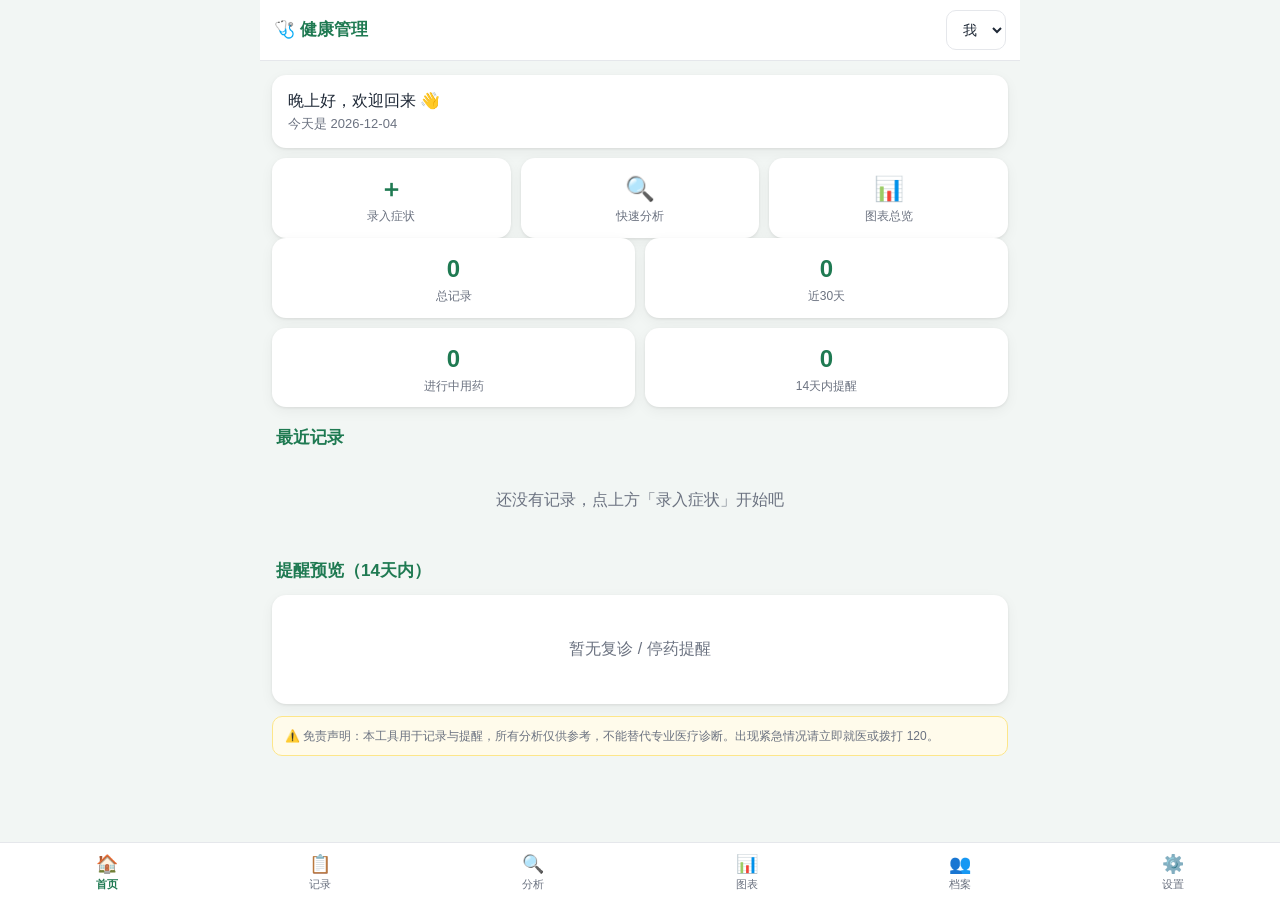
<file: docs/index.html>
<!DOCTYPE html>
<html lang="zh-CN">
<head>
<meta charset="utf-8">
<meta name="viewport" content="width=device-width, initial-scale=1, viewport-fit=cover">
<meta name="description" content="健康管理网页版：症状记录、风险分析、就诊路径、医院推荐、日历热力图、用药与复诊提醒。数据仅保存在本机浏览器。">
<title>🩺 健康管理 · Health Condition Tracker</title>
<link rel="stylesheet" href="app/styles.css">
<link rel="icon" href="../assets/logo.svg" type="image/svg+xml">
</head>
<body>
<div id="app">
  <header>
    <div class="brand">🩺 健康管理</div>
    <div id="headerRight"></div>
  </header>
  <section id="tab-home" class="active"></section>
  <section id="tab-logs"></section>
  <section id="tab-analyze"></section>
  <section id="tab-charts"></section>
  <section id="tab-profile"></section>
  <section id="tab-settings"></section>
  <nav class="tabs" id="tabbar"></nav>
  <div class="modal-mask" id="modalMask"><div class="modal" id="modal"></div></div>
</div>
<script src="app/data.js"></script>
<script src="app/engine.js"></script>
<script src="app/app.js"></script>
</body>
</html>
</file>
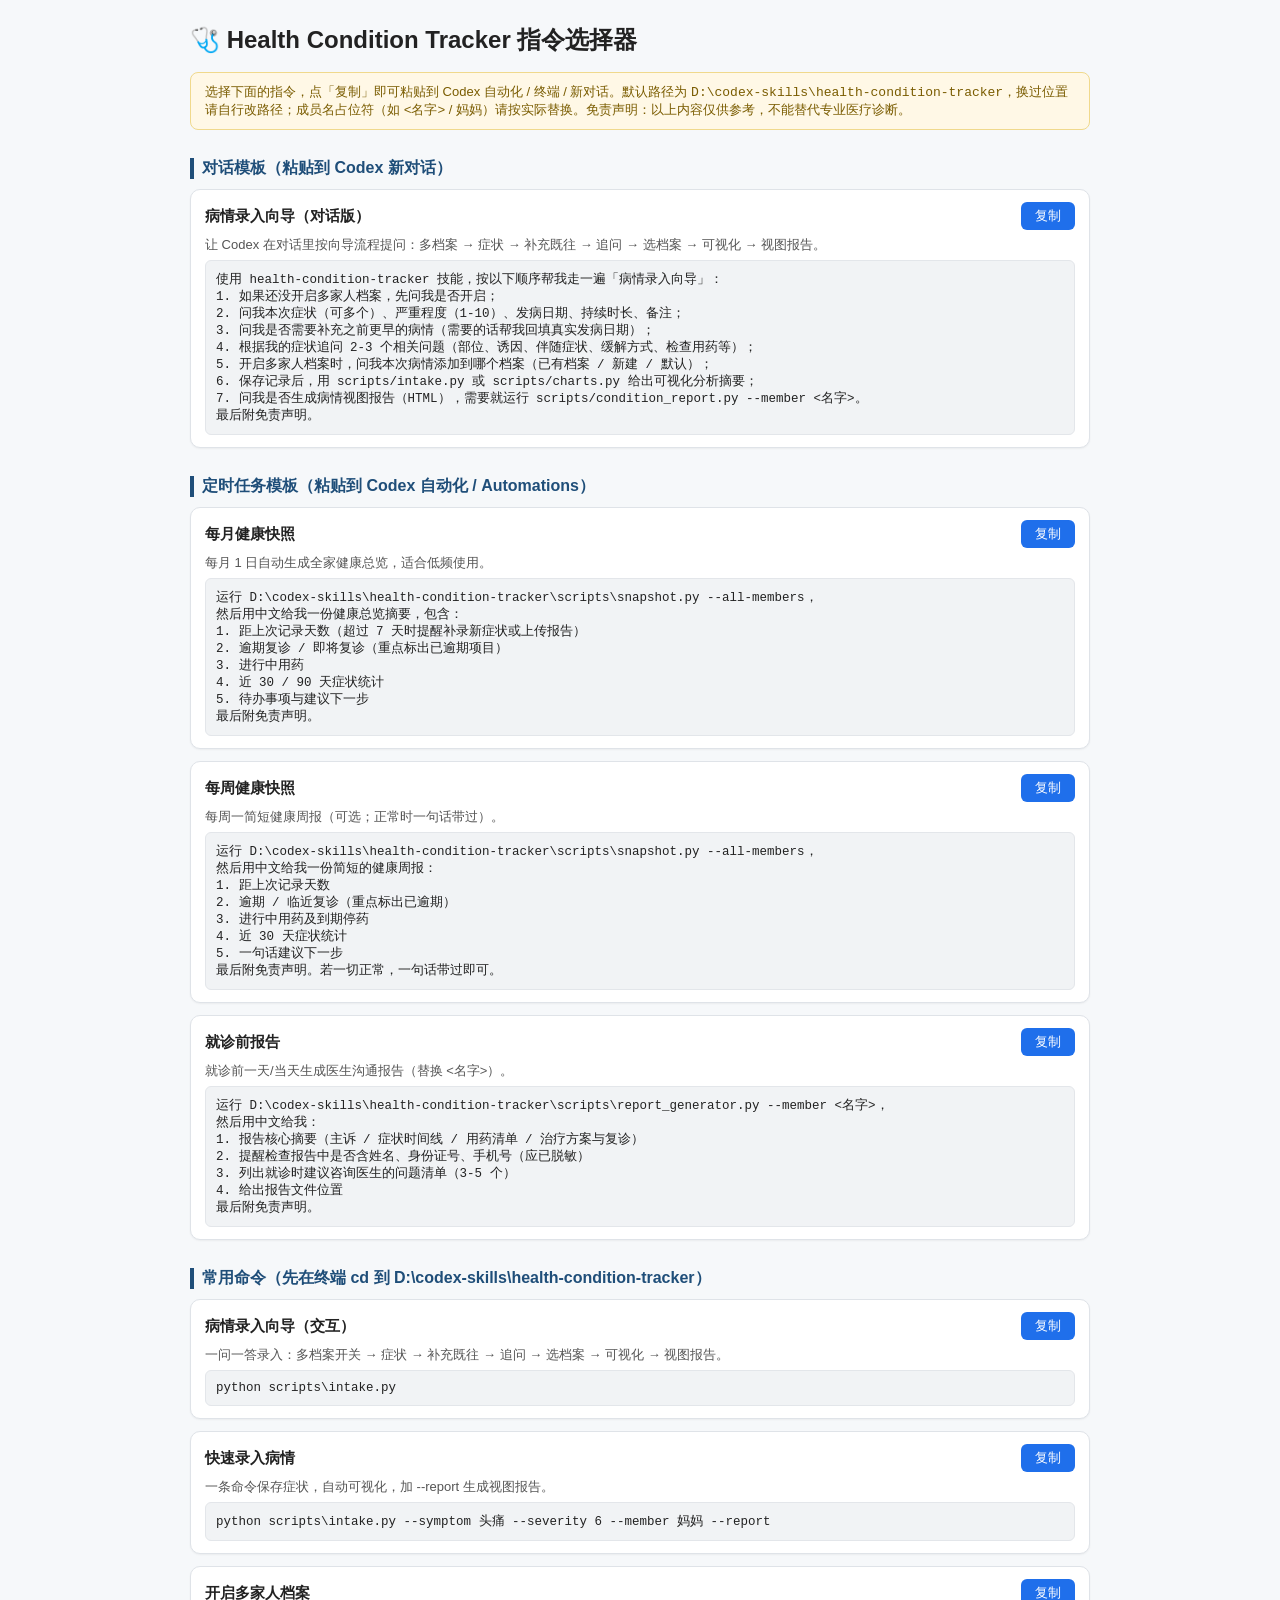
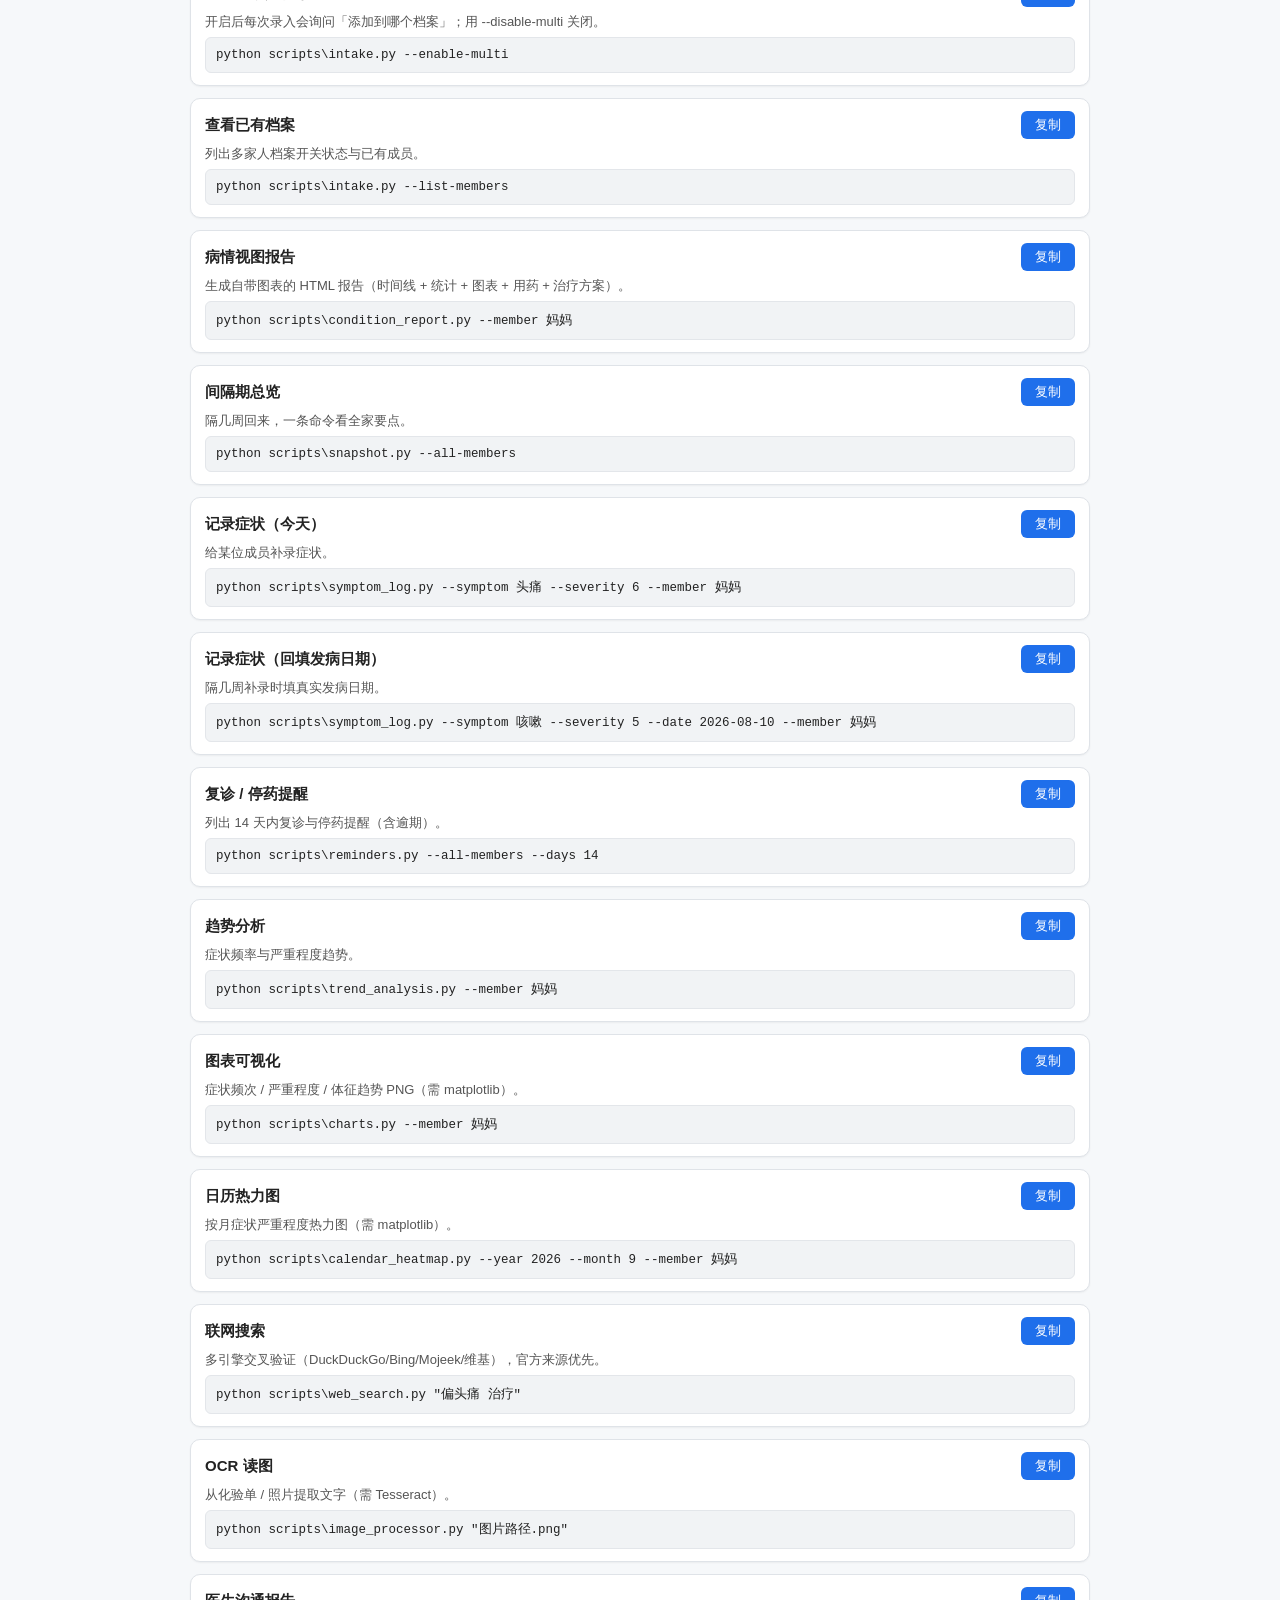
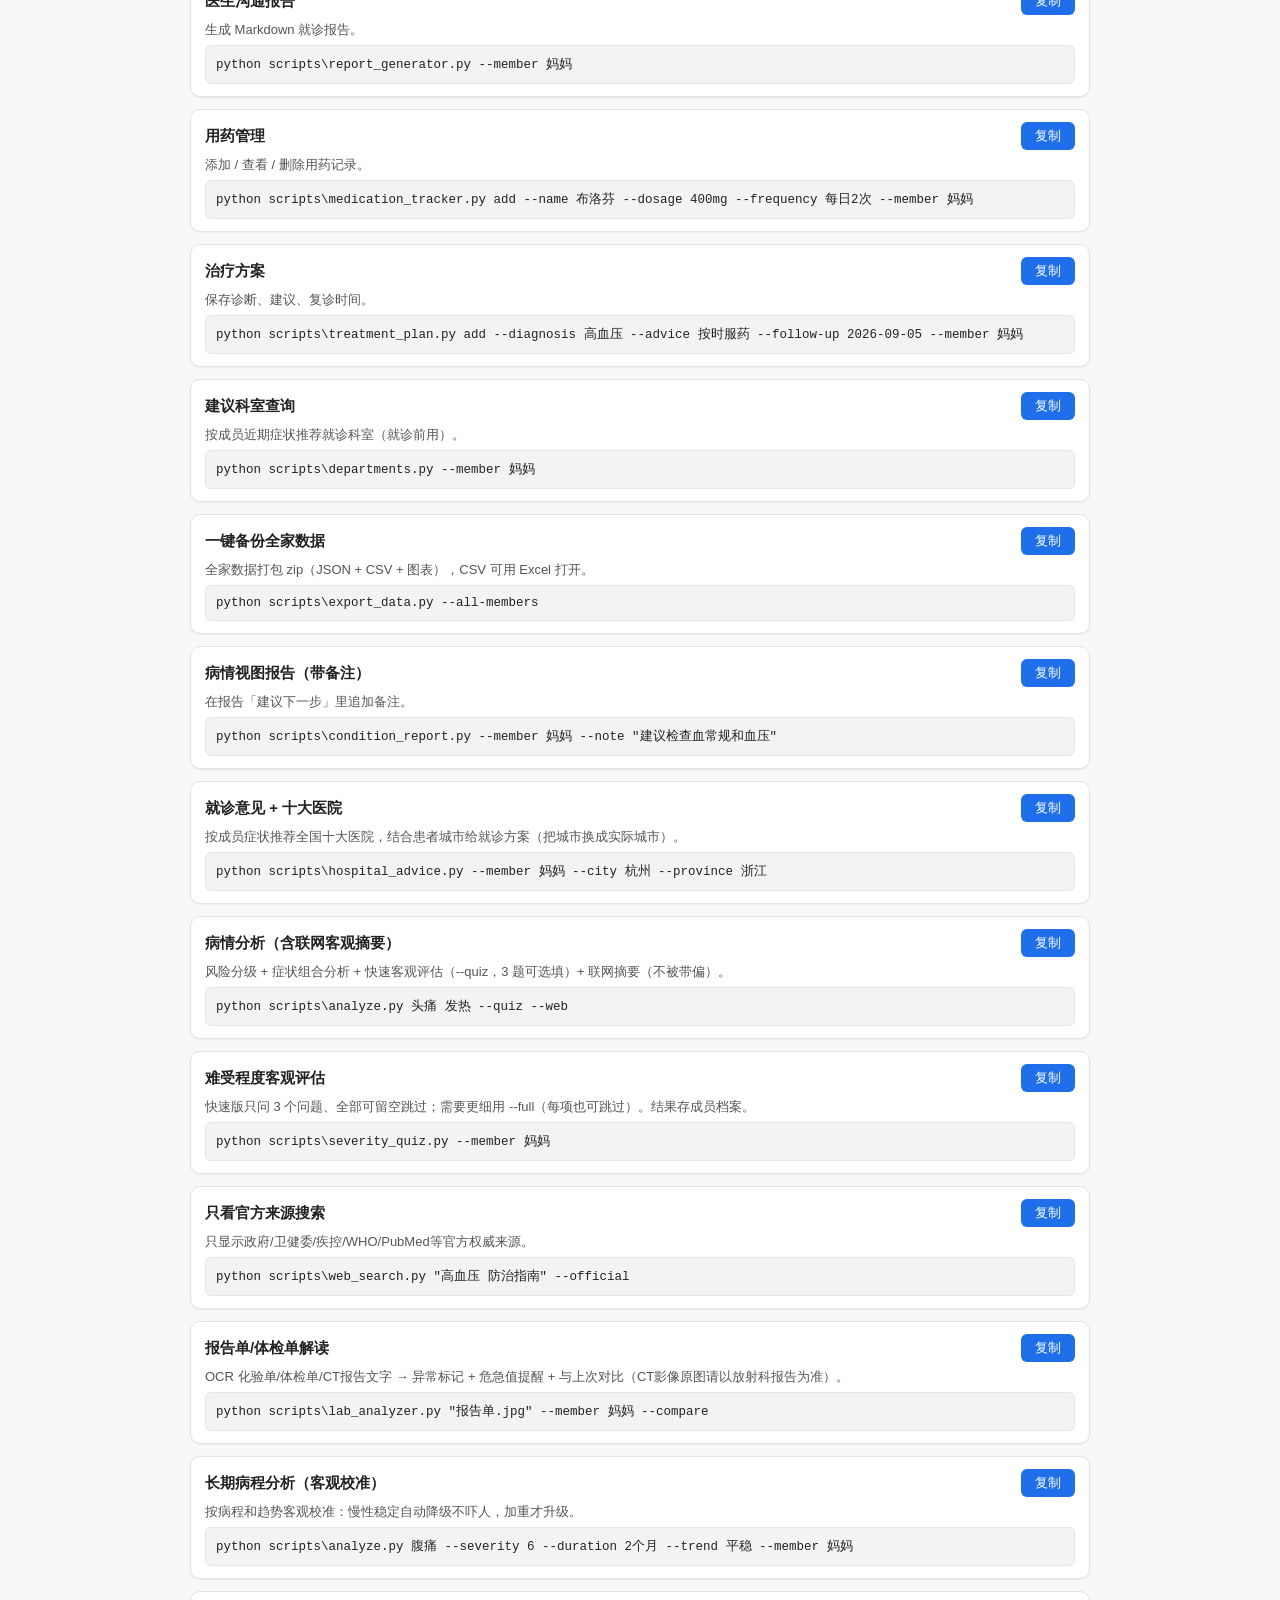
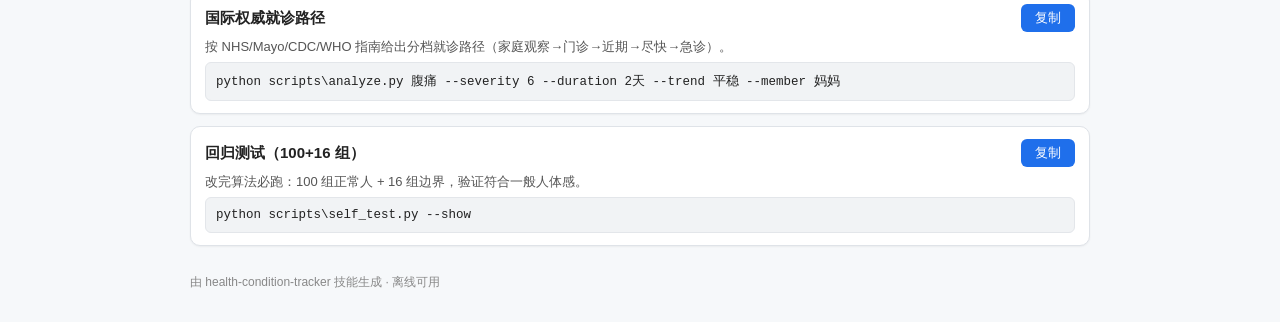
<file: docs/selector.html>
<!DOCTYPE html>
<html lang="zh-CN">
<head>
<meta charset="UTF-8">
<meta name="viewport" content="width=device-width, initial-scale=1">
<title>Health Condition Tracker 指令选择器</title>
<style>
  body { font-family: "Microsoft YaHei", "PingFang SC", sans-serif; max-width: 900px; margin: 24px auto; padding: 0 16px; color: #222; background: #f6f8fa; }
  h1 { font-size: 24px; }
  .note { background: #fff8e6; border: 1px solid #f0d98c; border-radius: 8px; padding: 10px 14px; font-size: 13px; color: #7a5c00; margin-bottom: 16px; }
  .cat { font-size: 16px; color: #1f4e79; border-left: 4px solid #1f4e79; padding-left: 8px; margin: 28px 0 10px; }
  .card { background: #fff; border: 1px solid #dfe3e8; border-radius: 10px; padding: 12px 14px; margin-bottom: 12px; box-shadow: 0 1px 2px rgba(0,0,0,.05); }
  .card-head { display: flex; justify-content: space-between; align-items: center; }
  .card-head h3 { margin: 0; font-size: 15px; }
  .desc { margin: 6px 0; font-size: 13px; color: #555; }
  pre { background: #f1f3f5; border: 1px solid #e3e6ea; border-radius: 6px; padding: 10px; font-size: 12.5px; white-space: pre-wrap; word-break: break-all; margin: 0; }
  .copy { background: #1f6feb; color: #fff; border: 0; border-radius: 6px; padding: 5px 14px; cursor: pointer; font-size: 13px; }
  .copy:hover { background: #1759c4; }
  .copied { background: #238636 !important; }
  footer { margin-top: 28px; font-size: 12px; color: #888; }
</style>
</head>
<body>
<h1>🩺 Health Condition Tracker 指令选择器</h1>
<p class="note">选择下面的指令，点「复制」即可粘贴到 Codex 自动化 / 终端 / 新对话。默认路径为 <code>D:\codex-skills\health-condition-tracker</code>，换过位置请自行改路径；成员名占位符（如 <code>&lt;名字&gt;</code> / 妈妈）请按实际替换。免责声明：以上内容仅供参考，不能替代专业医疗诊断。</p>

<h2 class="cat">对话模板（粘贴到 Codex 新对话）</h2>
<div class="card"><div class="card-head"><h3>病情录入向导（对话版）</h3><button class="copy" data-idx="0">复制</button></div>
<p class="desc">让 Codex 在对话里按向导流程提问：多档案 → 症状 → 补充既往 → 追问 → 选档案 → 可视化 → 视图报告。</p>
<pre id="code-0">使用 health-condition-tracker 技能，按以下顺序帮我走一遍「病情录入向导」：
1. 如果还没开启多家人档案，先问我是否开启；
2. 问我本次症状（可多个）、严重程度（1-10）、发病日期、持续时长、备注；
3. 问我是否需要补充之前更早的病情（需要的话帮我回填真实发病日期）；
4. 根据我的症状追问 2-3 个相关问题（部位、诱因、伴随症状、缓解方式、检查用药等）；
5. 开启多家人档案时，问我本次病情添加到哪个档案（已有档案 / 新建 / 默认）；
6. 保存记录后，用 scripts/intake.py 或 scripts/charts.py 给出可视化分析摘要；
7. 问我是否生成病情视图报告（HTML），需要就运行 scripts/condition_report.py --member <名字>。
最后附免责声明。</pre></div>

<h2 class="cat">定时任务模板（粘贴到 Codex 自动化 / Automations）</h2>
<div class="card"><div class="card-head"><h3>每月健康快照</h3><button class="copy" data-idx="1">复制</button></div>
<p class="desc">每月 1 日自动生成全家健康总览，适合低频使用。</p>
<pre id="code-1">运行 D:\codex-skills\health-condition-tracker\scripts\snapshot.py --all-members，
然后用中文给我一份健康总览摘要，包含：
1. 距上次记录天数（超过 7 天时提醒补录新症状或上传报告）
2. 逾期复诊 / 即将复诊（重点标出已逾期项目）
3. 进行中用药
4. 近 30 / 90 天症状统计
5. 待办事项与建议下一步
最后附免责声明。</pre></div>
<div class="card"><div class="card-head"><h3>每周健康快照</h3><button class="copy" data-idx="2">复制</button></div>
<p class="desc">每周一简短健康周报（可选；正常时一句话带过）。</p>
<pre id="code-2">运行 D:\codex-skills\health-condition-tracker\scripts\snapshot.py --all-members，
然后用中文给我一份简短的健康周报：
1. 距上次记录天数
2. 逾期 / 临近复诊（重点标出已逾期）
3. 进行中用药及到期停药
4. 近 30 天症状统计
5. 一句话建议下一步
最后附免责声明。若一切正常，一句话带过即可。</pre></div>
<div class="card"><div class="card-head"><h3>就诊前报告</h3><button class="copy" data-idx="3">复制</button></div>
<p class="desc">就诊前一天/当天生成医生沟通报告（替换 &lt;名字&gt;）。</p>
<pre id="code-3">运行 D:\codex-skills\health-condition-tracker\scripts\report_generator.py --member &lt;名字&gt;，
然后用中文给我：
1. 报告核心摘要（主诉 / 症状时间线 / 用药清单 / 治疗方案与复诊）
2. 提醒检查报告中是否含姓名、身份证号、手机号（应已脱敏）
3. 列出就诊时建议咨询医生的问题清单（3-5 个）
4. 给出报告文件位置
最后附免责声明。</pre></div>

<h2 class="cat">常用命令（先在终端 cd 到 D:\codex-skills\health-condition-tracker）</h2>
<div class="card"><div class="card-head"><h3>病情录入向导（交互）</h3><button class="copy" data-idx="4">复制</button></div>
<p class="desc">一问一答录入：多档案开关 → 症状 → 补充既往 → 追问 → 选档案 → 可视化 → 视图报告。</p>
<pre id="code-4">python scripts\intake.py</pre></div>
<div class="card"><div class="card-head"><h3>快速录入病情</h3><button class="copy" data-idx="5">复制</button></div>
<p class="desc">一条命令保存症状，自动可视化，加 --report 生成视图报告。</p>
<pre id="code-5">python scripts\intake.py --symptom 头痛 --severity 6 --member 妈妈 --report</pre></div>
<div class="card"><div class="card-head"><h3>开启多家人档案</h3><button class="copy" data-idx="6">复制</button></div>
<p class="desc">开启后每次录入会询问「添加到哪个档案」；用 --disable-multi 关闭。</p>
<pre id="code-6">python scripts\intake.py --enable-multi</pre></div>
<div class="card"><div class="card-head"><h3>查看已有档案</h3><button class="copy" data-idx="7">复制</button></div>
<p class="desc">列出多家人档案开关状态与已有成员。</p>
<pre id="code-7">python scripts\intake.py --list-members</pre></div>
<div class="card"><div class="card-head"><h3>病情视图报告</h3><button class="copy" data-idx="8">复制</button></div>
<p class="desc">生成自带图表的 HTML 报告（时间线 + 统计 + 图表 + 用药 + 治疗方案）。</p>
<pre id="code-8">python scripts\condition_report.py --member 妈妈</pre></div>
<div class="card"><div class="card-head"><h3>间隔期总览</h3><button class="copy" data-idx="9">复制</button></div>
<p class="desc">隔几周回来，一条命令看全家要点。</p>
<pre id="code-9">python scripts\snapshot.py --all-members</pre></div>
<div class="card"><div class="card-head"><h3>记录症状（今天）</h3><button class="copy" data-idx="10">复制</button></div>
<p class="desc">给某位成员补录症状。</p>
<pre id="code-10">python scripts\symptom_log.py --symptom 头痛 --severity 6 --member 妈妈</pre></div>
<div class="card"><div class="card-head"><h3>记录症状（回填发病日期）</h3><button class="copy" data-idx="11">复制</button></div>
<p class="desc">隔几周补录时填真实发病日期。</p>
<pre id="code-11">python scripts\symptom_log.py --symptom 咳嗽 --severity 5 --date 2026-08-10 --member 妈妈</pre></div>
<div class="card"><div class="card-head"><h3>复诊 / 停药提醒</h3><button class="copy" data-idx="12">复制</button></div>
<p class="desc">列出 14 天内复诊与停药提醒（含逾期）。</p>
<pre id="code-12">python scripts\reminders.py --all-members --days 14</pre></div>
<div class="card"><div class="card-head"><h3>趋势分析</h3><button class="copy" data-idx="13">复制</button></div>
<p class="desc">症状频率与严重程度趋势。</p>
<pre id="code-13">python scripts\trend_analysis.py --member 妈妈</pre></div>
<div class="card"><div class="card-head"><h3>图表可视化</h3><button class="copy" data-idx="14">复制</button></div>
<p class="desc">症状频次 / 严重程度 / 体征趋势 PNG（需 matplotlib）。</p>
<pre id="code-14">python scripts\charts.py --member 妈妈</pre></div>
<div class="card"><div class="card-head"><h3>日历热力图</h3><button class="copy" data-idx="15">复制</button></div>
<p class="desc">按月症状严重程度热力图（需 matplotlib）。</p>
<pre id="code-15">python scripts\calendar_heatmap.py --year 2026 --month 9 --member 妈妈</pre></div>
<div class="card"><div class="card-head"><h3>联网搜索</h3><button class="copy" data-idx="16">复制</button></div>
<p class="desc">多引擎交叉验证（DuckDuckGo/Bing/Mojeek/维基），官方来源优先。</p>
<pre id="code-16">python scripts\web_search.py "偏头痛 治疗"</pre></div>
<div class="card"><div class="card-head"><h3>OCR 读图</h3><button class="copy" data-idx="17">复制</button></div>
<p class="desc">从化验单 / 照片提取文字（需 Tesseract）。</p>
<pre id="code-17">python scripts\image_processor.py "图片路径.png"</pre></div>
<div class="card"><div class="card-head"><h3>医生沟通报告</h3><button class="copy" data-idx="18">复制</button></div>
<p class="desc">生成 Markdown 就诊报告。</p>
<pre id="code-18">python scripts\report_generator.py --member 妈妈</pre></div>
<div class="card"><div class="card-head"><h3>用药管理</h3><button class="copy" data-idx="19">复制</button></div>
<p class="desc">添加 / 查看 / 删除用药记录。</p>
<pre id="code-19">python scripts\medication_tracker.py add --name 布洛芬 --dosage 400mg --frequency 每日2次 --member 妈妈</pre></div>
<div class="card"><div class="card-head"><h3>治疗方案</h3><button class="copy" data-idx="20">复制</button></div>
<p class="desc">保存诊断、建议、复诊时间。</p>
<pre id="code-20">python scripts\treatment_plan.py add --diagnosis 高血压 --advice 按时服药 --follow-up 2026-09-05 --member 妈妈</pre></div>

<div class="card"><div class="card-head"><h3>建议科室查询</h3><button class="copy" data-idx="21">复制</button></div>
<p class="desc">按成员近期症状推荐就诊科室（就诊前用）。</p>
<pre id="code-21">python scripts\departments.py --member 妈妈</pre></div>
<div class="card"><div class="card-head"><h3>一键备份全家数据</h3><button class="copy" data-idx="22">复制</button></div>
<p class="desc">全家数据打包 zip（JSON + CSV + 图表），CSV 可用 Excel 打开。</p>
<pre id="code-22">python scripts\export_data.py --all-members</pre></div>
<div class="card"><div class="card-head"><h3>病情视图报告（带备注）</h3><button class="copy" data-idx="23">复制</button></div>
<p class="desc">在报告「建议下一步」里追加备注。</p>
<pre id="code-23">python scripts\condition_report.py --member 妈妈 --note "建议检查血常规和血压"</pre></div>
<div class="card"><div class="card-head"><h3>就诊意见 + 十大医院</h3><button class="copy" data-idx="24">复制</button></div>
<p class="desc">按成员症状推荐全国十大医院，结合患者城市给就诊方案（把城市换成实际城市）。</p>
<pre id="code-24">python scripts\hospital_advice.py --member 妈妈 --city 杭州 --province 浙江</pre></div>
<div class="card"><div class="card-head"><h3>病情分析（含联网客观摘要）</h3><button class="copy" data-idx="25">复制</button></div>
<p class="desc">风险分级 + 症状组合分析 + 快速客观评估（--quiz，3 题可选填）+ 联网摘要（不被带偏）。</p>
<pre id="code-25">python scripts\analyze.py 头痛 发热 --quiz --web</pre></div>
<div class="card"><div class="card-head"><h3>难受程度客观评估</h3><button class="copy" data-idx="26">复制</button></div>
<p class="desc">快速版只问 3 个问题、全部可留空跳过；需要更细用 --full（每项也可跳过）。结果存成员档案。</p>
<pre id="code-26">python scripts\severity_quiz.py --member 妈妈</pre></div>
<div class="card"><div class="card-head"><h3>只看官方来源搜索</h3><button class="copy" data-idx="27">复制</button></div>
<p class="desc">只显示政府/卫健委/疾控/WHO/PubMed等官方权威来源。</p>
<pre id="code-27">python scripts\web_search.py "高血压 防治指南" --official</pre></div>
<div class="card"><div class="card-head"><h3>报告单/体检单解读</h3><button class="copy" data-idx="28">复制</button></div>
<p class="desc">OCR 化验单/体检单/CT报告文字 → 异常标记 + 危急值提醒 + 与上次对比（CT影像原图请以放射科报告为准）。</p>
<pre id="code-28">python scripts\lab_analyzer.py "报告单.jpg" --member 妈妈 --compare</pre></div>
<div class="card"><div class="card-head"><h3>长期病程分析（客观校准）</h3><button class="copy" data-idx="29">复制</button></div>
<p class="desc">按病程和趋势客观校准：慢性稳定自动降级不吓人，加重才升级。</p>
<pre id="code-29">python scripts\analyze.py 腹痛 --severity 6 --duration 2个月 --trend 平稳 --member 妈妈</pre></div>
<div class="card"><div class="card-head"><h3>国际权威就诊路径</h3><button class="copy" data-idx="30">复制</button></div>
<p class="desc">按 NHS/Mayo/CDC/WHO 指南给出分档就诊路径（家庭观察→门诊→近期→尽快→急诊）。</p>
<pre id="code-30">python scripts\analyze.py 腹痛 --severity 6 --duration 2天 --trend 平稳 --member 妈妈</pre></div>
<div class="card"><div class="card-head"><h3>回归测试（100+16 组）</h3><button class="copy" data-idx="31">复制</button></div>
<p class="desc">改完算法必跑：100 组正常人 + 16 组边界，验证符合一般人体感。</p>
<pre id="code-31">python scripts\self_test.py --show</pre></div>
<footer>由 health-condition-tracker 技能生成 · 离线可用</footer>
<script>
function fallbackCopy(text) {
  var ta = document.createElement('textarea');
  ta.value = text; ta.style.position = 'fixed'; ta.style.opacity = '0';
  document.body.appendChild(ta); ta.select();
  try { document.execCommand('copy'); } catch (e) {}
  document.body.removeChild(ta);
}
document.querySelectorAll('.copy').forEach(function (btn) {
  btn.addEventListener('click', function () {
    var text = document.getElementById('code-' + btn.dataset.idx).innerText;
    if (navigator.clipboard && navigator.clipboard.writeText) {
      navigator.clipboard.writeText(text).then(function () { flash(btn); });
    } else { fallbackCopy(text); flash(btn); }
  });
});
function flash(btn) {
  var old = btn.textContent; btn.textContent = '已复制 ✓'; btn.classList.add('copied');
  setTimeout(function () { btn.textContent = old; btn.classList.remove('copied'); }, 1200);
}
</script>
</body>
</html>
</file>
<file: docs/app/styles.css>
/* Health Condition Tracker Web - 样式 */
:root {
  --primary: #2f9e6e; --primary-dark: #1f7a52; --primary-light: #e3f5ec;
  --accent: #3b82f6; --bg: #f2f6f4; --card: #ffffff; --text: #1f2937; --muted: #6b7280;
  --border: #e5e7eb; --danger: #dc2626; --warn: #d97706; --ok: #16a34a;
  --low: #16a34a; --mid: #d97706; --urgent: #dc2626; --critical: #7f1d1d;
  --radius: 14px; --shadow: 0 1px 3px rgba(0,0,0,.08), 0 4px 14px rgba(0,0,0,.05);
}
* { box-sizing: border-box; -webkit-tap-highlight-color: transparent; }
html, body { margin: 0; padding: 0; }
body { font-family: -apple-system, BlinkMacSystemFont, "Segoe UI", "PingFang SC", "Microsoft YaHei", sans-serif; background: var(--bg); color: var(--text); line-height: 1.55; }
#app { max-width: 760px; margin: 0 auto; padding-bottom: 72px; }
header { position: sticky; top: 0; z-index: 20; background: var(--card); border-bottom: 1px solid var(--border); padding: 10px 14px; display: flex; align-items: center; justify-content: space-between; gap: 10px; }
header .brand { font-weight: 700; font-size: 17px; color: var(--primary-dark); display: flex; align-items: center; gap: 8px; }
header .brand .logo { width: 26px; height: 26px; }
.badge { display: inline-block; padding: 2px 8px; border-radius: 999px; font-size: 12px; background: var(--primary-light); color: var(--primary-dark); }
h1 { font-size: 20px; margin: 16px 4px 8px; }
h2 { font-size: 17px; margin: 18px 4px 8px; color: var(--primary-dark); }
h3 { font-size: 15px; margin: 12px 0 6px; }
p { margin: 6px 0; }
.card { background: var(--card); border-radius: var(--radius); box-shadow: var(--shadow); padding: 14px 16px; margin: 10px 0; }
.card + .card { margin-top: 10px; }
.muted { color: var(--muted); font-size: 13px; }
.small { font-size: 12px; }
.grid { display: grid; gap: 10px; }
.grid-2 { grid-template-columns: 1fr 1fr; }
.grid-3 { grid-template-columns: repeat(3, 1fr); }
.stat { background: var(--card); border-radius: var(--radius); box-shadow: var(--shadow); padding: 12px; text-align: center; }
.stat .num { font-size: 24px; font-weight: 800; color: var(--primary-dark); }
.stat .lab { font-size: 12px; color: var(--muted); }
button { font-family: inherit; cursor: pointer; border: none; border-radius: 10px; padding: 10px 14px; font-size: 14px; background: var(--primary); color: #fff; transition: filter .15s; }
button:active { filter: brightness(.94); }
button.secondary { background: var(--card); color: var(--text); border: 1px solid var(--border); }
button.ghost { background: transparent; color: var(--primary-dark); border: 1px solid var(--primary); }
button.danger { background: #fee2e2; color: var(--danger); }
button.small-btn { padding: 6px 10px; font-size: 13px; }
button:disabled { opacity: .5; cursor: not-allowed; }
.btn-row { display: flex; gap: 8px; flex-wrap: wrap; }
.btn-row button { flex: 1; min-width: 90px; }
input, select, textarea { font-family: inherit; font-size: 14px; padding: 10px 12px; border: 1px solid var(--border); border-radius: 10px; background: #fff; color: var(--text); width: 100%; }
textarea { resize: vertical; min-height: 70px; }
label.field { display: block; margin: 10px 0 2px; font-size: 13px; color: var(--muted); }
.chips { display: flex; flex-wrap: wrap; gap: 8px; }
.chip { border: 1px solid var(--border); background: #fff; border-radius: 999px; padding: 7px 13px; font-size: 13px; cursor: pointer; user-select: none; }
.chip.on { background: var(--primary); border-color: var(--primary); color: #fff; }
.chip.hot { border-color: var(--danger); color: var(--danger); }
.chip.hot.on { background: var(--danger); border-color: var(--danger); color: #fff; }
.risk-card { border-radius: var(--radius); padding: 16px; color: #fff; }
.risk-low { background: linear-gradient(135deg,#16a34a,#15803d); }
.risk-mid { background: linear-gradient(135deg,#d97706,#b45309); }
.risk-urgent { background: linear-gradient(135deg,#dc2626,#b91c1c); }
.risk-critical { background: linear-gradient(135deg,#7f1d1d,#450a0a); }
.risk-card .level { font-size: 20px; font-weight: 800; }
.risk-card .action { margin-top: 6px; font-size: 14px; }
.banner { padding: 10px 14px; border-radius: 10px; font-size: 13px; margin: 8px 0; }
.banner.warn { background: #fef3c7; color: #92400e; border: 1px solid #fde68a; }
.banner.danger { background: #fee2e2; color: #991b1b; border: 1px solid #fecaca; }
.banner.info { background: #e0f2fe; color: #075985; border: 1px solid #bae6fd; }
.banner.ok { background: #dcfce7; color: #166534; border: 1px solid #bbf7d0; }
table { width: 100%; border-collapse: collapse; font-size: 13px; }
th, td { text-align: left; padding: 8px 6px; border-bottom: 1px solid var(--border); vertical-align: top; }
th { color: var(--muted); font-weight: 600; }
.list-item { display: flex; align-items: center; gap: 10px; padding: 10px 4px; border-bottom: 1px solid var(--border); }
.list-item:last-child { border-bottom: none; }
.list-item .main { flex: 1; }
.list-item .title { font-weight: 600; font-size: 15px; }
.dot { width: 10px; height: 10px; border-radius: 50%; flex: 0 0 auto; }
.dot.low { background: var(--low); } .dot.mid { background: var(--mid); } .dot.urgent { background: var(--urgent); } .dot.critical { background: var(--critical); }
nav.tabs { position: fixed; bottom: 0; left: 0; right: 0; z-index: 30; background: var(--card); border-top: 1px solid var(--border); display: flex; }
nav.tabs button { flex: 1; background: transparent; color: var(--muted); border-radius: 0; padding: 10px 0 8px; font-size: 11px; display: flex; flex-direction: column; align-items: center; gap: 2px; }
nav.tabs button.on { color: var(--primary-dark); font-weight: 700; }
nav.tabs .ico { font-size: 18px; }
#app > section { display: none; }
#app > section.active { display: block; padding: 4px 12px 8px; }
.modal-mask { position: fixed; inset: 0; background: rgba(0,0,0,.45); z-index: 50; display: none; align-items: flex-end; justify-content: center; }
.modal-mask.open { display: flex; }
.modal { background: var(--card); width: 100%; max-width: 720px; max-height: 92vh; overflow-y: auto; border-radius: 18px 18px 0 0; padding: 16px 16px 20px; }
.modal h3 { margin-top: 2px; }
@media (min-width: 700px) { .modal-mask { align-items: center; } .modal { border-radius: 18px; } }
.modal .actions { display: flex; gap: 8px; margin-top: 14px; }
.modal .actions button { flex: 1; }
.step { display: none; }
.step.active { display: block; }
.progress { display: flex; gap: 5px; margin: 6px 0 10px; }
.progress .seg { height: 4px; flex: 1; background: var(--border); border-radius: 2px; }
.progress .seg.done { background: var(--primary); }
.checklist label { display: flex; gap: 8px; align-items: flex-start; padding: 8px 4px; font-size: 14px; border-bottom: 1px dashed var(--border); }
.checklist input[type=checkbox] { width: 18px; height: 18px; margin-top: 2px; }
.legend { display: flex; gap: 14px; flex-wrap: wrap; font-size: 12px; color: var(--muted); margin: 6px 0; }
.legend .it { display: flex; align-items: center; gap: 5px; }
canvas { max-width: 100%; }
.heat { display: grid; grid-template-columns: repeat(7, 1fr); gap: 3px; }
.heat .cell { aspect-ratio: 1; border-radius: 5px; background: #f3f4f6; display: flex; align-items: center; justify-content: center; font-size: 11px; position: relative; }
.heat .cell.today { outline: 2px solid var(--primary); }
.heat .wd { text-align: center; font-size: 11px; color: var(--muted); }
.empty { text-align: center; color: var(--muted); padding: 28px 12px; }
.disclaimer { font-size: 12px; color: var(--muted); background: #fffbeb; border: 1px solid #fde68a; border-radius: 10px; padding: 10px 12px; margin: 12px 0; }
a { color: var(--accent); text-decoration: none; }
code { background: #f3f4f6; padding: 1px 5px; border-radius: 5px; font-size: 12px; }
.tag { display: inline-block; font-size: 11px; padding: 1px 7px; border-radius: 999px; background: var(--primary-light); color: var(--primary-dark); margin-left: 6px; }
.section-tabs { display: flex; gap: 6px; margin: 10px 0; overflow-x: auto; }
.section-tabs button { flex: 0 0 auto; background: var(--card); color: var(--text); border: 1px solid var(--border); }
.section-tabs button.on { background: var(--primary); color: #fff; border-color: var(--primary); }
.hidden { display: none !important; }
.two-col { display: grid; grid-template-columns: 1fr 1fr; gap: 10px; }
@media (max-width: 520px) { .two-col { grid-template-columns: 1fr; } }
</file>
